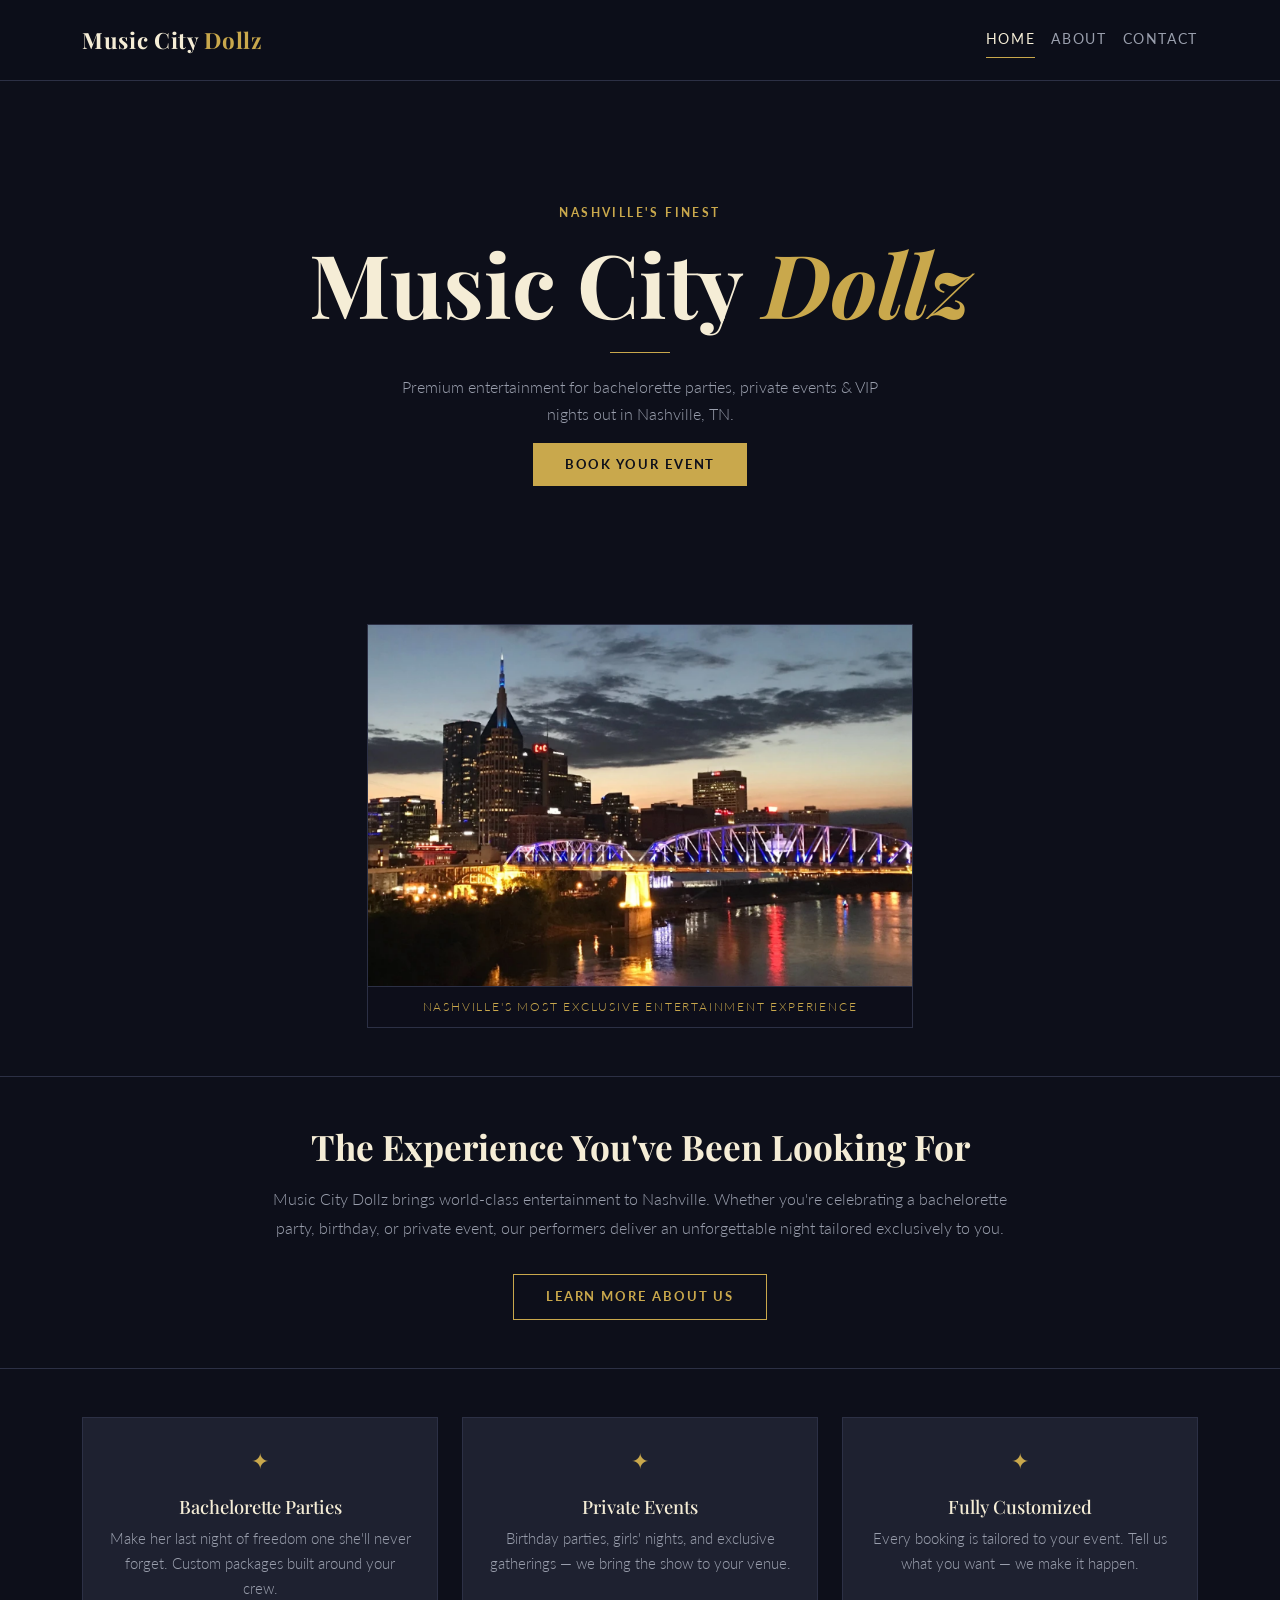
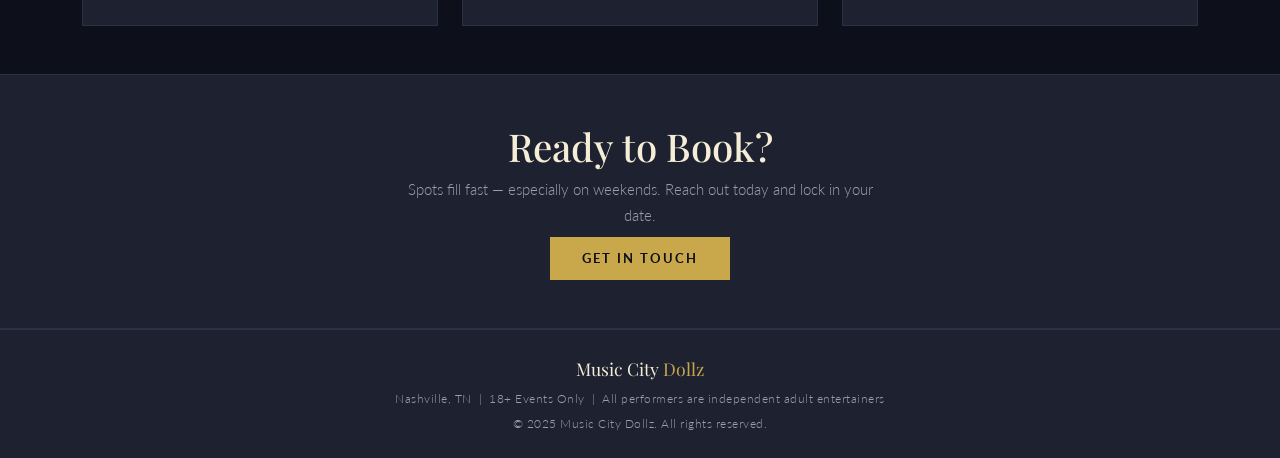
<file: index.html>
<!DOCTYPE html>
<html lang="en">
<head>
  <meta charset="UTF-8" />
  <meta name="viewport" content="width=device-width, initial-scale=1.0" />
  <title>Music City Dollz | Nashville's Premier Entertainment</title>
  <link href="https://cdn.jsdelivr.net/npm/bootstrap@5.3.3/dist/css/bootstrap.min.css" rel="stylesheet" />
  <link href="https://fonts.googleapis.com/css2?family=Playfair+Display:ital,wght@0,400;0,700;1,400&family=Lato:wght@300;400;700&display=swap" rel="stylesheet" />
  <link rel="stylesheet" href="style.css" />
</head>
<body>

  <!-- NAVBAR -->
  <nav class="navbar navbar-expand-lg navbar-dark mcd-nav sticky-top">
    <div class="container">
      <a class="navbar-brand mcd-brand" href="index.html">
        Music City <span class="mcd-brand-accent">Dollz</span>
      </a>
      <button class="navbar-toggler border-0" type="button" data-bs-toggle="collapse" data-bs-target="#navMenu">
        <span class="navbar-toggler-icon"></span>
      </button>
      <div class="collapse navbar-collapse" id="navMenu">
        <ul class="navbar-nav ms-auto gap-lg-3">
          <li class="nav-item"><a class="nav-link mcd-nav-link active" href="index.html">Home</a></li>
          <li class="nav-item"><a class="nav-link mcd-nav-link" href="about.html">About</a></li>
          <li class="nav-item"><a class="nav-link mcd-nav-link" href="contact.html">Contact</a></li>
        </ul>
      </div>
    </div>
  </nav>

  <!-- HERO -->
  <section class="mcd-hero d-flex align-items-center">
    <div class="container text-center">
      <p class="mcd-eyebrow">Nashville's Finest</p>
      <h1 class="mcd-headline">Music City <em>Dollz</em></h1>
      <div class="mcd-rule mx-auto"></div>
      <p class="mcd-subhead">Premium entertainment for bachelorette parties, private events &amp; VIP nights out in Nashville, TN.</p>
      <a href="contact.html" class="btn mcd-btn-primary mt-3">Book Your Event</a>
    </div>
  </section>

  <!-- SINGLE PHOTO SECTION -->
  <section class="mcd-photo-section">
    <div class="container">
      <div class="row justify-content-center">
        <div class="col-12 col-md-8 col-lg-6">
          <div class="mcd-photo-frame">
            <img
              src="cityphoto.png"
              alt="Music City Dollz Nashville Entertainment"
              class="img-fluid w-100"
            />
            <div class="mcd-photo-caption">Nashville's Most Exclusive Entertainment Experience</div>
          </div>
        </div>
      </div>
    </div>
  </section>

  <!-- INTRO STRIP -->
  <section class="mcd-intro py-5">
    <div class="container">
      <div class="row justify-content-center text-center">
        <div class="col-12 col-md-8">
          <h2 class="mcd-section-title">The Experience You've Been Looking For</h2>
          <p class="mcd-body-text mt-3">
            Music City Dollz brings world-class entertainment to Nashville. Whether you're celebrating a bachelorette party, birthday, or private event, our performers deliver an unforgettable night tailored exclusively to you.
          </p>
          <a href="about.html" class="btn mcd-btn-ghost mt-3">Learn More About Us</a>
        </div>
      </div>
    </div>
  </section>

  <!-- 3-COLUMN FEATURES -->
  <section class="mcd-features py-5">
    <div class="container">
      <div class="row g-4 text-center">
        <div class="col-12 col-md-4">
          <div class="mcd-feature-card h-100 p-4">
            <div class="mcd-feature-icon">✦</div>
            <h3 class="mcd-feature-title">Bachelorette Parties</h3>
            <p class="mcd-feature-text">Make her last night of freedom one she'll never forget. Custom packages built around your crew.</p>
          </div>
        </div>
        <div class="col-12 col-md-4">
          <div class="mcd-feature-card h-100 p-4">
            <div class="mcd-feature-icon">✦</div>
            <h3 class="mcd-feature-title">Private Events</h3>
            <p class="mcd-feature-text">Birthday parties, girls' nights, and exclusive gatherings — we bring the show to your venue.</p>
          </div>
        </div>
        <div class="col-12 col-md-4">
          <div class="mcd-feature-card h-100 p-4">
            <div class="mcd-feature-icon">✦</div>
            <h3 class="mcd-feature-title">Fully Customized</h3>
            <p class="mcd-feature-text">Every booking is tailored to your event. Tell us what you want — we make it happen.</p>
          </div>
        </div>
      </div>
    </div>
  </section>

  <!-- CTA BANNER -->
  <section class="mcd-cta-banner py-5 text-center">
    <div class="container">
      <h2 class="mcd-cta-title">Ready to Book?</h2>
      <p class="mcd-cta-sub">Spots fill fast — especially on weekends. Reach out today and lock in your date.</p>
      <a href="contact.html" class="btn mcd-btn-primary mt-2">Get in Touch</a>
    </div>
  </section>

  <!-- FOOTER -->
  <footer class="mcd-footer py-4 text-center">
    <div class="container">
      <p class="mcd-footer-brand mb-1">Music City <span class="mcd-brand-accent">Dollz</span></p>
      <p class="mcd-footer-text">Nashville, TN &nbsp;|&nbsp; 18+ Events Only &nbsp;|&nbsp; All performers are independent adult entertainers</p>
      <p class="mcd-footer-text mt-1">&copy; 2025 Music City Dollz. All rights reserved.</p>
    </div>
  </footer>

  <script src="https://cdn.jsdelivr.net/npm/bootstrap@5.3.3/dist/js/bootstrap.bundle.min.js"></script>
</body>
</html>
</file>
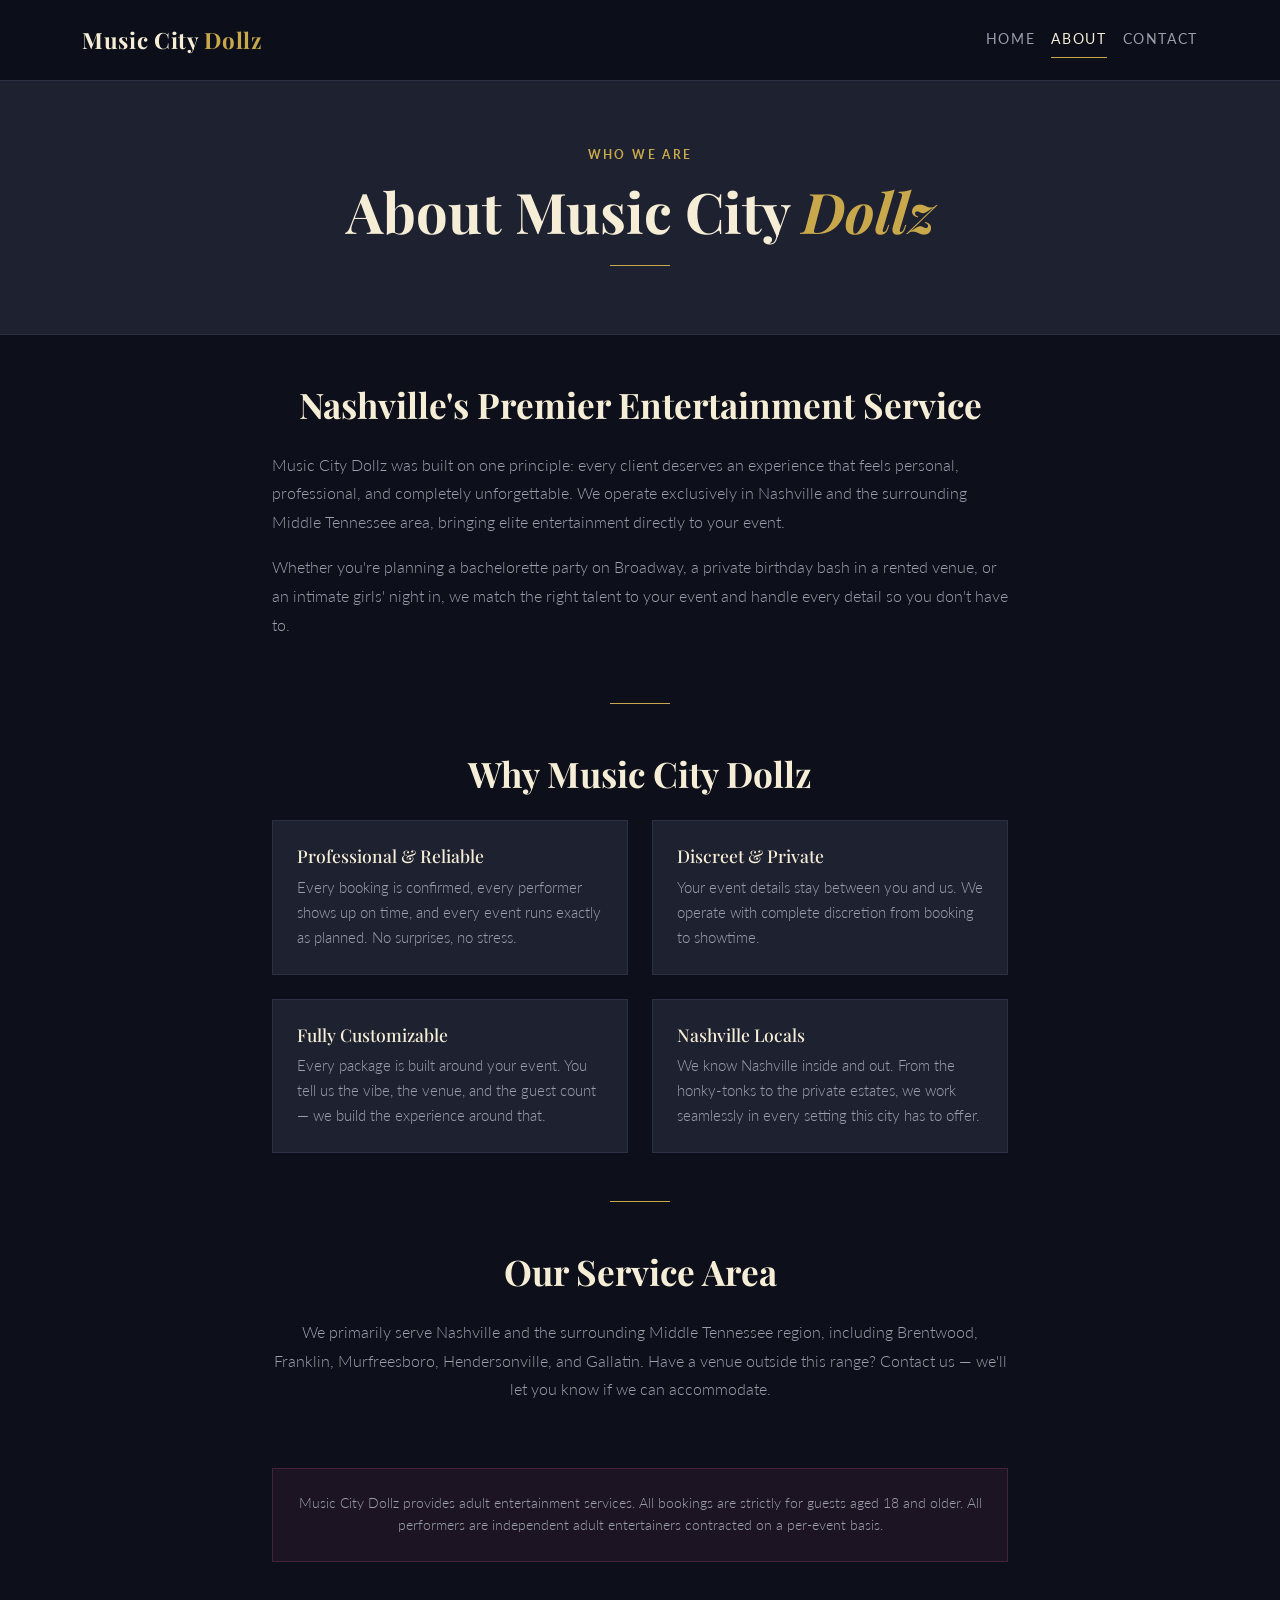
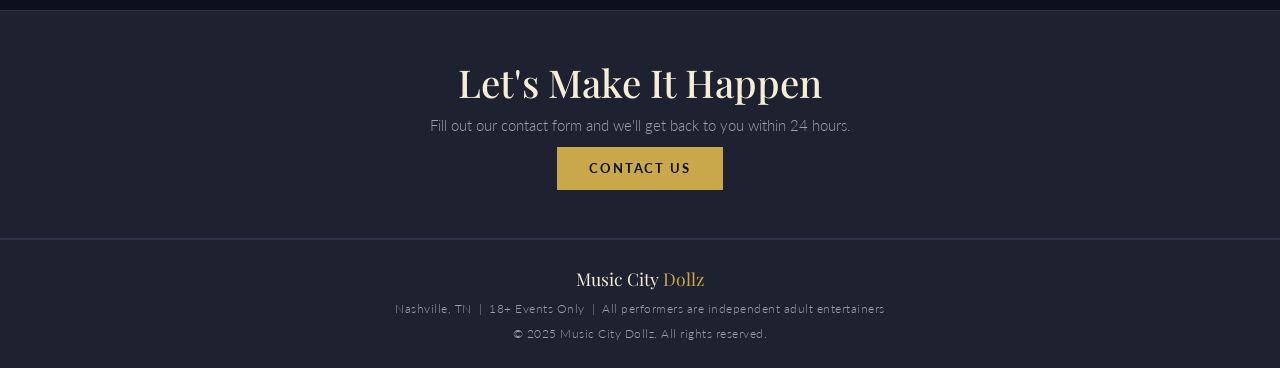
<file: about.html>
<!DOCTYPE html>
<html lang="en">
<head>
  <meta charset="UTF-8" />
  <meta name="viewport" content="width=device-width, initial-scale=1.0" />
  <title>About | Music City Dollz</title>
  <link href="https://cdn.jsdelivr.net/npm/bootstrap@5.3.3/dist/css/bootstrap.min.css" rel="stylesheet" />
  <link href="https://fonts.googleapis.com/css2?family=Playfair+Display:ital,wght@0,400;0,700;1,400&family=Lato:wght@300;400;700&display=swap" rel="stylesheet" />
  <link rel="stylesheet" href="style.css" />
</head>
<body>

  <!-- NAVBAR -->
  <nav class="navbar navbar-expand-lg navbar-dark mcd-nav sticky-top">
    <div class="container">
      <a class="navbar-brand mcd-brand" href="index.html">
        Music City <span class="mcd-brand-accent">Dollz</span>
      </a>
      <button class="navbar-toggler border-0" type="button" data-bs-toggle="collapse" data-bs-target="#navMenu">
        <span class="navbar-toggler-icon"></span>
      </button>
      <div class="collapse navbar-collapse" id="navMenu">
        <ul class="navbar-nav ms-auto gap-lg-3">
          <li class="nav-item"><a class="nav-link mcd-nav-link" href="index.html">Home</a></li>
          <li class="nav-item"><a class="nav-link mcd-nav-link active" href="about.html">About</a></li>
          <li class="nav-item"><a class="nav-link mcd-nav-link" href="contact.html">Contact</a></li>
        </ul>
      </div>
    </div>
  </nav>

  <!-- PAGE HEADER -->
  <section class="mcd-page-header text-center">
    <div class="container">
      <p class="mcd-eyebrow">Who We Are</p>
      <h1 class="mcd-page-title">About Music City <em>Dollz</em></h1>
      <div class="mcd-rule mx-auto"></div>
    </div>
  </section>

  <!-- ABOUT CONTENT -->
  <section class="mcd-about-body py-5">
    <div class="container">

      <div class="row justify-content-center mb-5">
        <div class="col-12 col-md-8">
          <h2 class="mcd-section-title text-center mb-4">Nashville's Premier Entertainment Service</h2>
          <p class="mcd-body-text">
            Music City Dollz was built on one principle: every client deserves an experience that feels personal, professional, and completely unforgettable. We operate exclusively in Nashville and the surrounding Middle Tennessee area, bringing elite entertainment directly to your event.
          </p>
          <p class="mcd-body-text mt-3">
            Whether you're planning a bachelorette party on Broadway, a private birthday bash in a rented venue, or an intimate girls' night in, we match the right talent to your event and handle every detail so you don't have to.
          </p>
        </div>
      </div>

      <div class="mcd-rule mx-auto mb-5"></div>

      <!-- WHY CHOOSE US -->
      <div class="row justify-content-center mb-5">
        <div class="col-12 col-md-8">
          <h2 class="mcd-section-title text-center mb-4">Why Music City Dollz</h2>
          <div class="row g-4">
            <div class="col-12 col-sm-6">
              <div class="mcd-about-item p-4 h-100">
                <h4 class="mcd-about-item-title">Professional &amp; Reliable</h4>
                <p class="mcd-feature-text">Every booking is confirmed, every performer shows up on time, and every event runs exactly as planned. No surprises, no stress.</p>
              </div>
            </div>
            <div class="col-12 col-sm-6">
              <div class="mcd-about-item p-4 h-100">
                <h4 class="mcd-about-item-title">Discreet &amp; Private</h4>
                <p class="mcd-feature-text">Your event details stay between you and us. We operate with complete discretion from booking to showtime.</p>
              </div>
            </div>
            <div class="col-12 col-sm-6">
              <div class="mcd-about-item p-4 h-100">
                <h4 class="mcd-about-item-title">Fully Customizable</h4>
                <p class="mcd-feature-text">Every package is built around your event. You tell us the vibe, the venue, and the guest count — we build the experience around that.</p>
              </div>
            </div>
            <div class="col-12 col-sm-6">
              <div class="mcd-about-item p-4 h-100">
                <h4 class="mcd-about-item-title">Nashville Locals</h4>
                <p class="mcd-feature-text">We know Nashville inside and out. From the honky-tonks to the private estates, we work seamlessly in every setting this city has to offer.</p>
              </div>
            </div>
          </div>
        </div>
      </div>

      <div class="mcd-rule mx-auto mb-5"></div>

      <!-- SERVICE AREA -->
      <div class="row justify-content-center mb-5">
        <div class="col-12 col-md-8 text-center">
          <h2 class="mcd-section-title mb-4">Our Service Area</h2>
          <p class="mcd-body-text">
            We primarily serve Nashville and the surrounding Middle Tennessee region, including Brentwood, Franklin, Murfreesboro, Hendersonville, and Gallatin. Have a venue outside this range? Contact us — we'll let you know if we can accommodate.
          </p>
        </div>
      </div>

      <!-- 18+ NOTICE -->
      <div class="row justify-content-center">
        <div class="col-12 col-md-8">
          <div class="mcd-disclaimer p-4 text-center">
            <p class="mcd-disclaimer-text">
              Music City Dollz provides adult entertainment services. All bookings are strictly for guests aged 18 and older. All performers are independent adult entertainers contracted on a per-event basis.
            </p>
          </div>
        </div>
      </div>

    </div>
  </section>

  <!-- CTA -->
  <section class="mcd-cta-banner py-5 text-center">
    <div class="container">
      <h2 class="mcd-cta-title">Let's Make It Happen</h2>
      <p class="mcd-cta-sub">Fill out our contact form and we'll get back to you within 24 hours.</p>
      <a href="contact.html" class="btn mcd-btn-primary mt-2">Contact Us</a>
    </div>
  </section>

  <!-- FOOTER -->
  <footer class="mcd-footer py-4 text-center">
    <div class="container">
      <p class="mcd-footer-brand mb-1">Music City <span class="mcd-brand-accent">Dollz</span></p>
      <p class="mcd-footer-text">Nashville, TN &nbsp;|&nbsp; 18+ Events Only &nbsp;|&nbsp; All performers are independent adult entertainers</p>
      <p class="mcd-footer-text mt-1">&copy; 2025 Music City Dollz. All rights reserved.</p>
    </div>
  </footer>

  <script src="https://cdn.jsdelivr.net/npm/bootstrap@5.3.3/dist/js/bootstrap.bundle.min.js"></script>
</body>
</html>
</file>
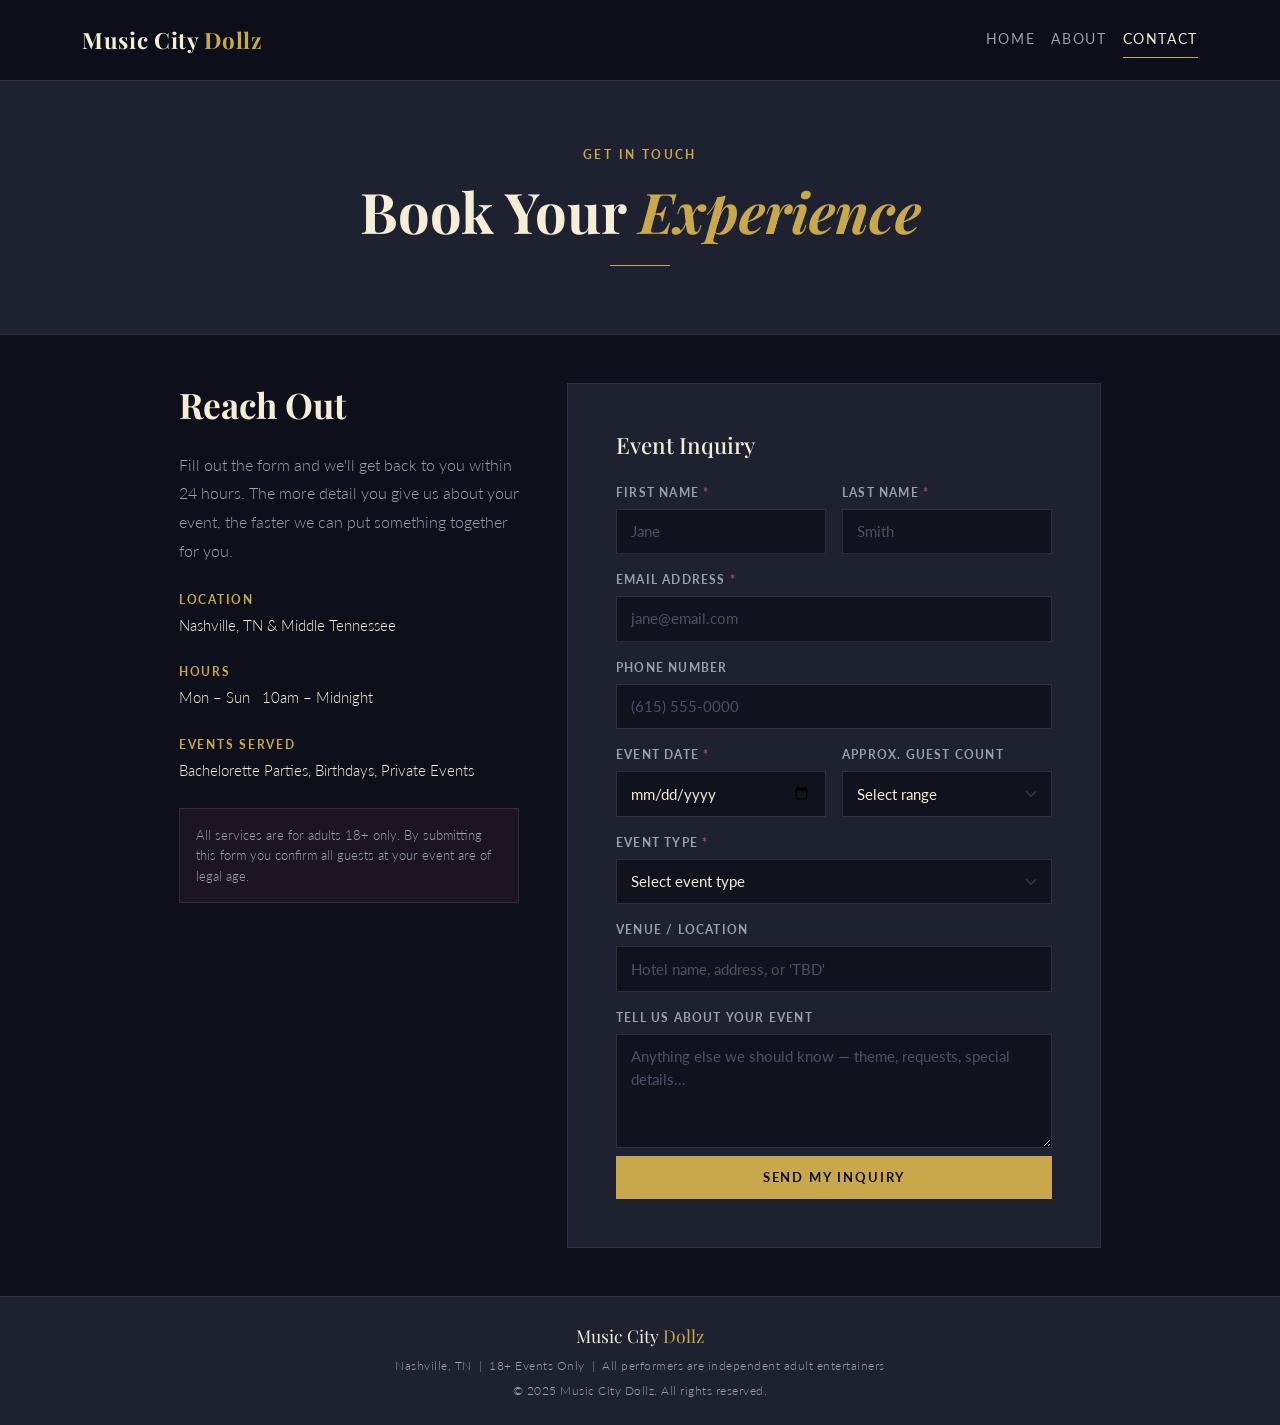
<file: contact.html>
<!DOCTYPE html>
<html lang="en">
<head>
  <meta charset="UTF-8" />
  <meta name="viewport" content="width=device-width, initial-scale=1.0" />
  <title>Contact | Music City Dollz</title>
  <link href="https://cdn.jsdelivr.net/npm/bootstrap@5.3.3/dist/css/bootstrap.min.css" rel="stylesheet" />
  <link href="https://fonts.googleapis.com/css2?family=Playfair+Display:ital,wght@0,400;0,700;1,400&family=Lato:wght@300;400;700&display=swap" rel="stylesheet" />
  <link rel="stylesheet" href="style.css" />
</head>
<body>

  <!-- NAVBAR -->
  <nav class="navbar navbar-expand-lg navbar-dark mcd-nav sticky-top">
    <div class="container">
      <a class="navbar-brand mcd-brand" href="index.html">
        Music City <span class="mcd-brand-accent">Dollz</span>
      </a>
      <button class="navbar-toggler border-0" type="button" data-bs-toggle="collapse" data-bs-target="#navMenu">
        <span class="navbar-toggler-icon"></span>
      </button>
      <div class="collapse navbar-collapse" id="navMenu">
        <ul class="navbar-nav ms-auto gap-lg-3">
          <li class="nav-item"><a class="nav-link mcd-nav-link" href="index.html">Home</a></li>
          <li class="nav-item"><a class="nav-link mcd-nav-link" href="about.html">About</a></li>
          <li class="nav-item"><a class="nav-link mcd-nav-link active" href="contact.html">Contact</a></li>
        </ul>
      </div>
    </div>
  </nav>

  <!-- PAGE HEADER -->
  <section class="mcd-page-header text-center">
    <div class="container">
      <p class="mcd-eyebrow">Get In Touch</p>
      <h1 class="mcd-page-title">Book Your <em>Experience</em></h1>
      <div class="mcd-rule mx-auto"></div>
    </div>
  </section>

  <!-- CONTACT SECTION -->
  <section class="mcd-contact-body py-5">
    <div class="container">
      <div class="row justify-content-center g-5">

        <!-- LEFT: CONTACT INFO -->
        <div class="col-12 col-md-4">
          <h2 class="mcd-section-title mb-4">Reach Out</h2>
          <p class="mcd-body-text mb-4">
            Fill out the form and we'll get back to you within 24 hours. The more detail you give us about your event, the faster we can put something together for you.
          </p>

          <div class="mcd-contact-item mb-4">
            <p class="mcd-contact-label">Location</p>
            <p class="mcd-contact-value">Nashville, TN &amp; Middle Tennessee</p>
          </div>

          <div class="mcd-contact-item mb-4">
            <p class="mcd-contact-label">Hours</p>
            <p class="mcd-contact-value">Mon – Sun &nbsp; 10am – Midnight</p>
          </div>

          <div class="mcd-contact-item mb-4">
            <p class="mcd-contact-label">Events Served</p>
            <p class="mcd-contact-value">Bachelorette Parties, Birthdays, Private Events</p>
          </div>

          <div class="mcd-disclaimer p-3 mt-4">
            <p class="mcd-disclaimer-text" style="font-size:0.8rem;">
              All services are for adults 18+ only. By submitting this form you confirm all guests at your event are of legal age.
            </p>
          </div>
        </div>

        <!-- RIGHT: FORM -->
        <div class="col-12 col-md-7 col-lg-6">
          <div class="mcd-form-card p-4 p-md-5">

            <div id="mcd-form-wrap">
              <h3 class="mcd-form-title mb-4">Event Inquiry</h3>

              <div class="row g-3">

                <div class="col-12 col-sm-6">
                  <label class="mcd-label" for="firstName">First Name <span class="mcd-required">*</span></label>
                  <input type="text" id="firstName" class="form-control mcd-input" placeholder="Jane" required />
                </div>

                <div class="col-12 col-sm-6">
                  <label class="mcd-label" for="lastName">Last Name <span class="mcd-required">*</span></label>
                  <input type="text" id="lastName" class="form-control mcd-input" placeholder="Smith" required />
                </div>

                <div class="col-12">
                  <label class="mcd-label" for="email">Email Address <span class="mcd-required">*</span></label>
                  <input type="email" id="email" class="form-control mcd-input" placeholder="jane@email.com" required />
                </div>

                <div class="col-12">
                  <label class="mcd-label" for="phone">Phone Number</label>
                  <input type="tel" id="phone" class="form-control mcd-input" placeholder="(615) 555-0000" />
                </div>

                <div class="col-12 col-sm-6">
                  <label class="mcd-label" for="eventDate">Event Date <span class="mcd-required">*</span></label>
                  <input type="date" id="eventDate" class="form-control mcd-input" required />
                </div>

                <div class="col-12 col-sm-6">
                  <label class="mcd-label" for="guestCount">Approx. Guest Count</label>
                  <select id="guestCount" class="form-select mcd-input">
                    <option value="" disabled selected>Select range</option>
                    <option>1 – 5</option>
                    <option>6 – 10</option>
                    <option>11 – 20</option>
                    <option>20+</option>
                  </select>
                </div>

                <div class="col-12">
                  <label class="mcd-label" for="eventType">Event Type <span class="mcd-required">*</span></label>
                  <select id="eventType" class="form-select mcd-input" required>
                    <option value="" disabled selected>Select event type</option>
                    <option>Bachelorette Party</option>
                    <option>Birthday Party</option>
                    <option>Girls' Night Out</option>
                    <option>Private Event</option>
                    <option>Other</option>
                  </select>
                </div>

                <div class="col-12">
                  <label class="mcd-label" for="venue">Venue / Location</label>
                  <input type="text" id="venue" class="form-control mcd-input" placeholder="Hotel name, address, or 'TBD'" />
                </div>

                <div class="col-12">
                  <label class="mcd-label" for="message">Tell Us About Your Event</label>
                  <textarea id="message" class="form-control mcd-input" rows="4" placeholder="Anything else we should know — theme, requests, special details..."></textarea>
                </div>

                <div class="col-12 mt-2">
                  <button type="button" class="btn mcd-btn-primary w-100" onclick="handleSubmit()">
                    Send My Inquiry
                  </button>
                </div>

              </div>
            </div>

            <!-- SUCCESS MESSAGE (hidden by default) -->
            <div id="mcd-success" class="text-center py-4" style="display:none;">
              <div class="mcd-success-icon mb-3">✦</div>
              <h3 class="mcd-form-title">We Got It!</h3>
              <p class="mcd-body-text mt-2">Thanks for reaching out. We'll be in touch within 24 hours to talk through the details of your event.</p>
            </div>

          </div>
        </div>

      </div>
    </div>
  </section>

  <!-- FOOTER -->
  <footer class="mcd-footer py-4 text-center">
    <div class="container">
      <p class="mcd-footer-brand mb-1">Music City <span class="mcd-brand-accent">Dollz</span></p>
      <p class="mcd-footer-text">Nashville, TN &nbsp;|&nbsp; 18+ Events Only &nbsp;|&nbsp; All performers are independent adult entertainers</p>
      <p class="mcd-footer-text mt-1">&copy; 2025 Music City Dollz. All rights reserved.</p>
    </div>
  </footer>

  <script src="https://cdn.jsdelivr.net/npm/bootstrap@5.3.3/dist/js/bootstrap.bundle.min.js"></script>
  <script>
    function handleSubmit() {
      const required = ['firstName', 'lastName', 'email', 'eventDate', 'eventType'];
      let valid = true;
      required.forEach(id => {
        const el = document.getElementById(id);
        if (!el.value.trim()) {
          el.classList.add('is-invalid');
          valid = false;
        } else {
          el.classList.remove('is-invalid');
        }
      });
      if (!valid) return;
      document.getElementById('mcd-form-wrap').style.display = 'none';
      document.getElementById('mcd-success').style.display = 'block';
    }
  </script>
</body>
</html>
</file>
<file: style.css>
/* ============================================
   MUSIC CITY DOLLZ — style.css
   Palette:
     --mcd-navy:      #0D0F1A  (bg)
     --mcd-card:      #1E2130  (cards/nav)
     --mcd-gold:      #C9A84C  (primary accent)
     --mcd-rose:      #9E4B6E  (hover / secondary accent)
     --mcd-cream:     #F5EDD6  (headings / light text)
     --mcd-muted:     #9A9FAD  (body text)
     --mcd-border:    #2C3045  (dividers)
============================================ */

:root {
  --mcd-navy:   #0D0F1A;
  --mcd-card:   #1E2130;
  --mcd-gold:   #C9A84C;
  --mcd-rose:   #9E4B6E;
  --mcd-cream:  #F5EDD6;
  --mcd-muted:  #9A9FAD;
  --mcd-border: #2C3045;
}

/* ---- BASE ---- */
*, *::before, *::after { box-sizing: border-box; }

html { scroll-behavior: smooth; }

body {
  background-color: var(--mcd-navy);
  color: var(--mcd-muted);
  font-family: 'Lato', sans-serif;
  font-weight: 300;
  line-height: 1.7;
  margin: 0;
}

/* ---- NAVBAR ---- */
.mcd-nav {
  background-color: rgba(13, 15, 26, 0.97);
  border-bottom: 1px solid var(--mcd-border);
  padding: 1rem 0;
  backdrop-filter: blur(6px);
}

.mcd-brand {
  font-family: 'Playfair Display', serif;
  font-size: 1.4rem;
  font-weight: 700;
  color: var(--mcd-cream) !important;
  letter-spacing: 0.03em;
  text-decoration: none;
}

.mcd-brand-accent {
  color: var(--mcd-gold);
}

.mcd-nav-link {
  font-family: 'Lato', sans-serif;
  font-weight: 400;
  font-size: 0.85rem;
  letter-spacing: 0.12em;
  text-transform: uppercase;
  color: var(--mcd-muted) !important;
  transition: color 0.2s;
  padding: 0.4rem 0 !important;
  position: relative;
}

.mcd-nav-link::after {
  content: '';
  position: absolute;
  bottom: 0;
  left: 0;
  width: 0;
  height: 1px;
  background: var(--mcd-gold);
  transition: width 0.25s;
}

.mcd-nav-link:hover,
.mcd-nav-link.active {
  color: var(--mcd-cream) !important;
}

.mcd-nav-link:hover::after,
.mcd-nav-link.active::after {
  width: 100%;
}

/* ---- HERO ---- */
.mcd-hero {
  background-color: var(--mcd-navy);
  padding: 6rem 0 4rem;
  min-height: 55vh;
}

/* ---- DECORATIVE RULE ---- */
.mcd-rule {
  width: 60px;
  height: 1px;
  background: var(--mcd-gold);
  margin: 1.25rem auto;
}

/* ---- EYEBROW ---- */
.mcd-eyebrow {
  font-family: 'Lato', sans-serif;
  font-size: 0.75rem;
  font-weight: 700;
  letter-spacing: 0.2em;
  text-transform: uppercase;
  color: var(--mcd-gold);
  margin-bottom: 0.75rem;
}

/* ---- HERO HEADLINE ---- */
.mcd-headline {
  font-family: 'Playfair Display', serif;
  font-size: clamp(2.8rem, 7vw, 5.5rem);
  font-weight: 700;
  color: var(--mcd-cream);
  line-height: 1.1;
  margin-bottom: 0;
}

.mcd-headline em,
.mcd-page-title em {
  font-style: italic;
  color: var(--mcd-gold);
}

/* ---- SUBHEAD ---- */
.mcd-subhead {
  font-size: 1rem;
  color: var(--mcd-muted);
  max-width: 520px;
  margin: 1rem auto 0;
}

/* ---- BUTTONS ---- */
.mcd-btn-primary {
  background-color: var(--mcd-gold);
  border: none;
  color: var(--mcd-navy);
  font-family: 'Lato', sans-serif;
  font-weight: 700;
  font-size: 0.8rem;
  letter-spacing: 0.15em;
  text-transform: uppercase;
  padding: 0.75rem 2rem;
  border-radius: 0;
  transition: background-color 0.2s, color 0.2s;
}

.mcd-btn-primary:hover,
.mcd-btn-primary:focus {
  background-color: var(--mcd-rose);
  color: var(--mcd-cream);
}

.mcd-btn-ghost {
  background: transparent;
  border: 1px solid var(--mcd-gold);
  color: var(--mcd-gold);
  font-family: 'Lato', sans-serif;
  font-weight: 700;
  font-size: 0.8rem;
  letter-spacing: 0.15em;
  text-transform: uppercase;
  padding: 0.75rem 2rem;
  border-radius: 0;
  transition: background-color 0.2s, color 0.2s;
}

.mcd-btn-ghost:hover,
.mcd-btn-ghost:focus {
  background-color: var(--mcd-gold);
  color: var(--mcd-navy);
}

/* ---- SINGLE PHOTO SECTION ---- */
.mcd-photo-section {
  background-color: var(--mcd-navy);
  padding: 3rem 0;
}

.mcd-photo-frame {
  border: 1px solid var(--mcd-border);
  position: relative;
  overflow: hidden;
}

.mcd-photo-frame img {
  display: block;
  width: 100%;
  object-fit: cover;
}

.mcd-photo-caption {
  background-color: rgba(13, 15, 26, 0.85);
  color: var(--mcd-gold);
  font-family: 'Lato', sans-serif;
  font-size: 0.75rem;
  letter-spacing: 0.15em;
  text-transform: uppercase;
  text-align: center;
  padding: 0.6rem 1rem;
  border-top: 1px solid var(--mcd-border);
}

/* ---- INTRO / SECTIONS ---- */
.mcd-intro {
  background-color: var(--mcd-navy);
  border-top: 1px solid var(--mcd-border);
  border-bottom: 1px solid var(--mcd-border);
}

.mcd-section-title {
  font-family: 'Playfair Display', serif;
  font-size: clamp(1.5rem, 3vw, 2.2rem);
  font-weight: 700;
  color: var(--mcd-cream);
  line-height: 1.25;
}

.mcd-body-text {
  font-size: 1rem;
  color: var(--mcd-muted);
  line-height: 1.8;
}

/* ---- FEATURES ---- */
.mcd-features {
  background-color: var(--mcd-navy);
}

.mcd-feature-card {
  background-color: var(--mcd-card);
  border: 1px solid var(--mcd-border);
  transition: border-color 0.2s;
}

.mcd-feature-card:hover {
  border-color: var(--mcd-gold);
}

.mcd-feature-icon {
  font-size: 1.4rem;
  color: var(--mcd-gold);
  margin-bottom: 1rem;
}

.mcd-feature-title {
  font-family: 'Playfair Display', serif;
  font-size: 1.15rem;
  color: var(--mcd-cream);
  margin-bottom: 0.5rem;
}

.mcd-feature-text {
  font-size: 0.92rem;
  color: var(--mcd-muted);
  line-height: 1.7;
  margin-bottom: 0;
}

/* ---- CTA BANNER ---- */
.mcd-cta-banner {
  background-color: var(--mcd-card);
  border-top: 1px solid var(--mcd-border);
  border-bottom: 1px solid var(--mcd-border);
}

.mcd-cta-title {
  font-family: 'Playfair Display', serif;
  font-size: clamp(1.6rem, 3vw, 2.4rem);
  color: var(--mcd-cream);
}

.mcd-cta-sub {
  color: var(--mcd-muted);
  font-size: 0.95rem;
  max-width: 480px;
  margin: 0 auto;
}

/* ---- PAGE HEADER ---- */
.mcd-page-header {
  background-color: var(--mcd-card);
  padding: 4rem 0 3rem;
  border-bottom: 1px solid var(--mcd-border);
}

.mcd-page-title {
  font-family: 'Playfair Display', serif;
  font-size: clamp(2rem, 5vw, 3.5rem);
  font-weight: 700;
  color: var(--mcd-cream);
  margin-bottom: 0;
}

/* ---- ABOUT PAGE ---- */
.mcd-about-body {
  background-color: var(--mcd-navy);
}

.mcd-about-item {
  background-color: var(--mcd-card);
  border: 1px solid var(--mcd-border);
  transition: border-color 0.2s;
}

.mcd-about-item:hover {
  border-color: var(--mcd-gold);
}

.mcd-about-item-title {
  font-family: 'Playfair Display', serif;
  font-size: 1.1rem;
  color: var(--mcd-cream);
  margin-bottom: 0.5rem;
}

.mcd-disclaimer {
  background-color: rgba(158, 75, 110, 0.1);
  border: 1px solid rgba(158, 75, 110, 0.3);
}

.mcd-disclaimer-text {
  color: var(--mcd-muted);
  font-size: 0.85rem;
  margin-bottom: 0;
  line-height: 1.6;
}

/* ---- CONTACT PAGE ---- */
.mcd-contact-body {
  background-color: var(--mcd-navy);
}

.mcd-contact-label {
  font-size: 0.72rem;
  font-weight: 700;
  letter-spacing: 0.15em;
  text-transform: uppercase;
  color: var(--mcd-gold);
  margin-bottom: 0.2rem;
}

.mcd-contact-value {
  color: var(--mcd-cream);
  font-size: 0.95rem;
  margin-bottom: 0;
}

.mcd-form-card {
  background-color: var(--mcd-card);
  border: 1px solid var(--mcd-border);
}

.mcd-form-title {
  font-family: 'Playfair Display', serif;
  font-size: 1.4rem;
  color: var(--mcd-cream);
}

.mcd-label {
  font-size: 0.75rem;
  font-weight: 700;
  letter-spacing: 0.1em;
  text-transform: uppercase;
  color: var(--mcd-muted);
  margin-bottom: 0.35rem;
  display: block;
}

.mcd-required {
  color: var(--mcd-rose);
}

.mcd-input {
  background-color: rgba(13, 15, 26, 0.8) !important;
  border: 1px solid var(--mcd-border) !important;
  color: var(--mcd-cream) !important;
  border-radius: 0 !important;
  font-size: 0.95rem;
  font-family: 'Lato', sans-serif;
  padding: 0.65rem 0.85rem;
  transition: border-color 0.2s;
}

.mcd-input:focus {
  border-color: var(--mcd-gold) !important;
  box-shadow: none !important;
  outline: none;
}

.mcd-input::placeholder {
  color: #4a5068;
}

.mcd-input option {
  background-color: var(--mcd-card);
  color: var(--mcd-cream);
}

.mcd-input.is-invalid {
  border-color: var(--mcd-rose) !important;
}

.mcd-success-icon {
  font-size: 2.5rem;
  color: var(--mcd-gold);
}

/* ---- FOOTER ---- */
.mcd-footer {
  background-color: var(--mcd-card);
  border-top: 1px solid var(--mcd-border);
}

.mcd-footer-brand {
  font-family: 'Playfair Display', serif;
  font-size: 1.1rem;
  color: var(--mcd-cream);
}

.mcd-footer-text {
  font-size: 0.78rem;
  color: var(--mcd-muted);
  margin-bottom: 0;
  letter-spacing: 0.04em;
}

/* ---- RESPONSIVE ---- */
@media (max-width: 767px) {
  .mcd-hero {
    padding: 4rem 0 3rem;
    min-height: auto;
  }
  .mcd-form-card {
    padding: 1.5rem !important;
  }
}

@media (prefers-reduced-motion: reduce) {
  * { transition: none !important; }
}
</file>
